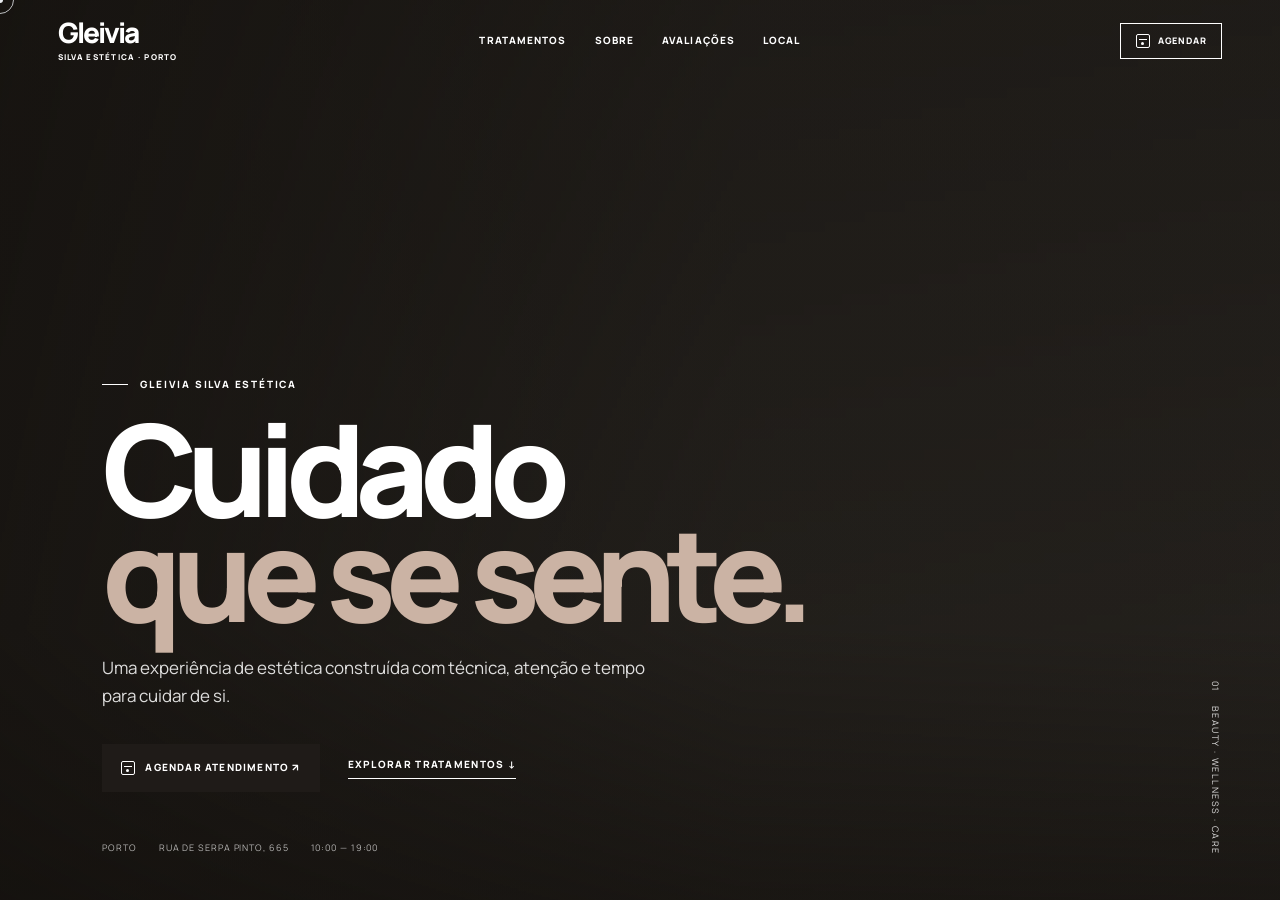
<file: index.html>
<!doctype html><html lang="pt-PT"><head><meta charset="utf-8"><meta name="viewport" content="width=device-width,initial-scale=1"><title>Gleivia Silva Estética · Porto</title><style>html,body{margin:0;width:100%;height:100%;overflow:hidden;background:#f4efe8}iframe{border:0;width:100%;height:100%;display:block}</style></head><body><iframe id="siteFrame" src="index-core.html?v=20260915-10" title="Gleivia Silva Estética"></iframe><script>(function(){const f=document.getElementById('siteFrame');const images={featured:'https://images.unsplash.com/photo-1540555700478-4be289fbecef?auto=format&fit=crop&w=1600&q=90',pedicure:'https://images.unsplash.com/photo-1519415387722-a1c3bbef716c?auto=format&fit=crop&w=1400&q=90',corporal:'https://images.unsplash.com/photo-1544161515-4ab6ce6db874?auto=format&fit=crop&w=1400&q=90',facial:'https://images.unsplash.com/photo-1570172619644-dfd03ed5d881?auto=format&fit=crop&w=1400&q=90',laser:'https://images.unsplash.com/photo-1785861433534-8cd4c7b994fa?auto=format&fit=crop&w=1600&q=85',cera:'https://images.unsplash.com/photo-1515377905703-c4788e51af15?auto=format&fit=crop&w=1400&q=90',maquina:'https://images.unsplash.com/photo-1619451334792-150fd785ee74?auto=format&fit=crop&w=1400&q=90',gillette:'https://images.unsplash.com/photo-1769028857040-b63673bf3557?auto=format&fit=crop&w=1400&q=85',pele:'https://images.unsplash.com/photo-1556228720-195a672e8a03?auto=format&fit=crop&w=1400&q=90'};const apply=()=>{const d=f.contentDocument;if(!d)return;Object.entries(images).forEach(([id,src])=>{const el=d.querySelector('.category-card[data-category="'+id+'"] img');if(el)el.src=src;});};f.addEventListener('load',()=>{apply();setTimeout(apply,300);setTimeout(apply,1200);});})();</script></body></html>
</file>
